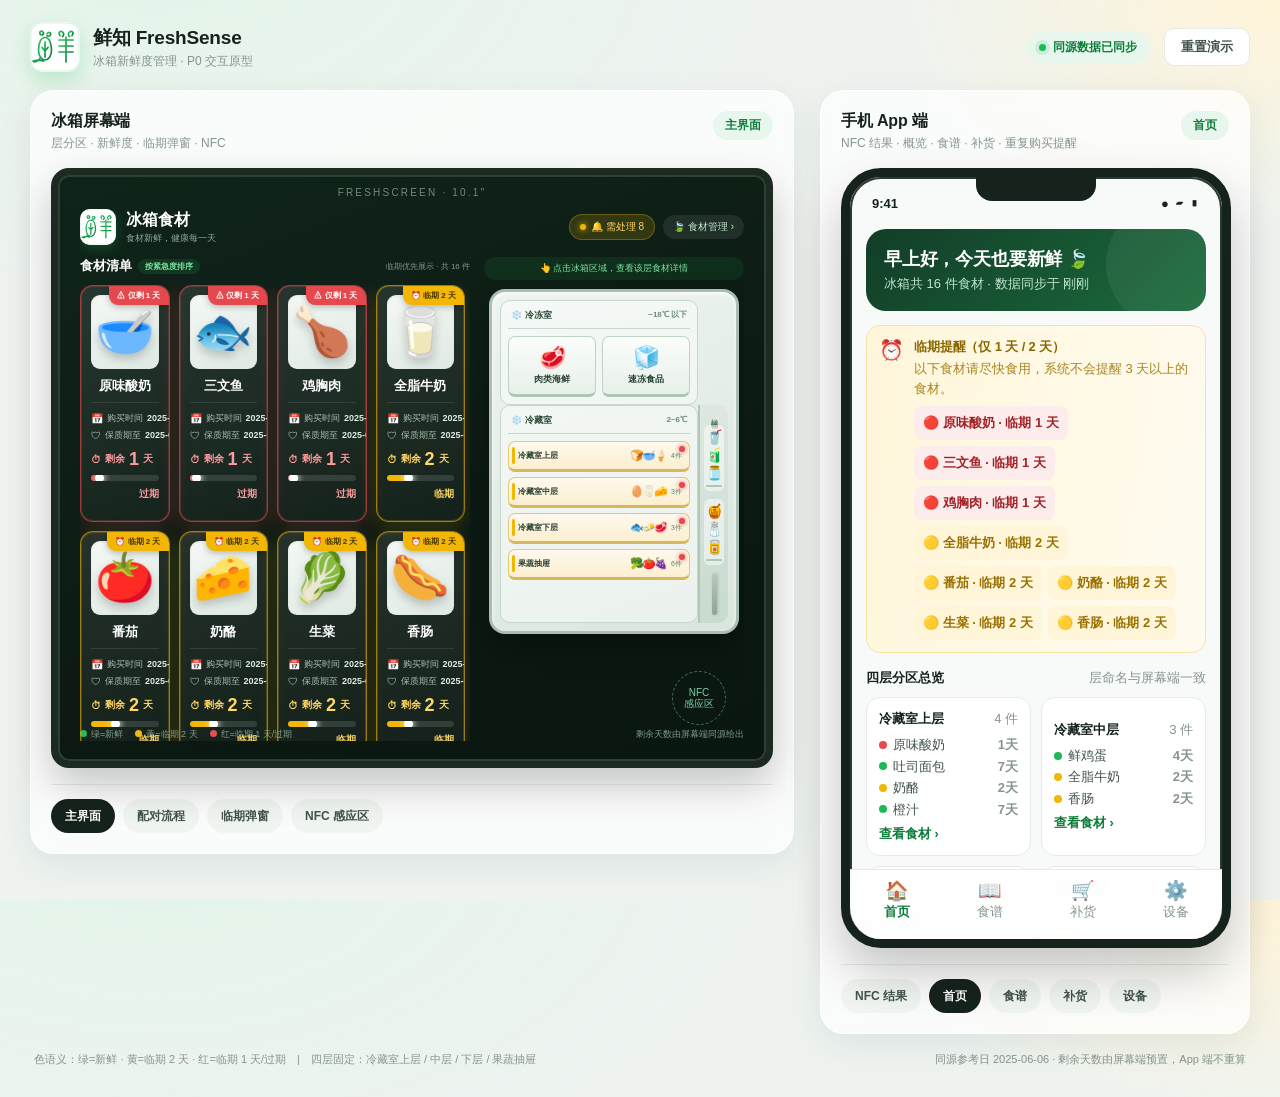
<file: fresh-app/index.html>
<!DOCTYPE html>
<html lang="zh-CN">
<head>
  <meta charset="UTF-8" />
  <meta name="viewport" content="width=device-width, initial-scale=1.0" />
  <title>鲜知 FreshSense · 双端交互原型</title>
  <link rel="stylesheet" href="./styles.css?v=17" />
</head>
<body>
  <div class="prototype-shell">
    <header class="proto-header">
      <div class="brand">
        <div class="brand-mark"><img src="./assets/logo.svg?v=5" alt="鲜知 logo" /></div>
        <div class="brand-text">
          <h1>鲜知 FreshSense</h1>
          <p>冰箱新鲜度管理 · P0 交互原型</p>
        </div>
      </div>
      <div class="header-tools">
        <span class="sync-pill"><span class="sync-dot"></span>同源数据已同步</span>
        <button class="btn btn-ghost" id="btn-reset">重置演示</button>
      </div>
    </header>

    <div class="workspace">
      <section class="device-panel" aria-label="冰箱屏幕端">
        <div class="panel-head">
          <div>
            <h2>冰箱屏幕端</h2>
            <p>层分区 · 新鲜度 · 临期弹窗 · NFC</p>
          </div>
          <span class="badge" id="screen-mode-badge">主界面</span>
        </div>
        <div class="screen-frame" id="screen-frame">
          <div class="screen-notch">FRESHSCREEN · 10.1"</div>
          <div id="screen-content" class="screen-content"><!-- JS renders --></div>
        </div>
        <div class="panel-foot">
          <button class="chip" data-screen-view="main">主界面</button>
          <button class="chip" data-screen-view="pairing">配对流程</button>
          <button class="chip" data-screen-view="expiry">临期弹窗</button>
          <button class="chip" data-screen-view="nfc">NFC 感应区</button>
        </div>
      </section>

      <section class="device-panel" aria-label="手机 App 端">
        <div class="panel-head">
          <div>
            <h2>手机 App 端</h2>
            <p>NFC 结果 · 概览 · 食谱 · 补货 · 重复购买提醒</p>
          </div>
          <span class="badge" id="app-page-badge">首页</span>
        </div>
        <div class="phone-frame">
          <div class="phone-notch"></div>
          <div class="phone-statusbar">
            <span>9:41</span><span class="status-icons">● ▰ ▮</span>
          </div>
          <div id="app-content" class="app-content"><!-- JS renders --></div>
          <div id="app-tabbar" class="app-tabbar"><!-- JS renders --></div>
        </div>
        <div class="panel-foot" id="app-quick-actions">
          <button class="chip" data-app-route="nfc">NFC 结果</button>
          <button class="chip" data-app-route="home">首页</button>
          <button class="chip" data-app-route="recipes">食谱</button>
          <button class="chip" data-app-route="restock">补货</button>
          <button class="chip" data-app-route="device">设备</button>
        </div>
      </section>
    </div>

    <footer class="proto-footer">
      <span>色语义：绿=新鲜 · 黄=临期 2 天 · 红=临期 1 天/过期　|　四层固定：冷藏室上层 / 中层 / 下层 / 果蔬抽屉</span>
      <span id="footer-time"></span>
    </footer>
  </div>

  <div id="modal-root"></div>
  <div id="toast-root" class="toast-root"></div>

  <script src="./data.js?v=17"></script>
  <script src="./app.js?v=17"></script>
</body>
</html>
</file>
<file: fresh-app/styles.css>
/* ============ 鲜知 FreshSense · 设计系统 ============ */
:root{
  --green:#1DB954; --green-soft:#E8F7EE; --green-deep:#0E7C3A;
  --yellow:#F2B705; --yellow-soft:#FFF6DA; --yellow-deep:#9A7100;
  --red:#E5484D; --red-soft:#FDECEC; --red-deep:#A32227;
  --ink:#16231C; --ink-2:#42544A; --muted:#85958C;
  --paper:#F4F7F5; --card:#FFFFFF; --line:#E4EBE7;
  --shadow:0 10px 34px rgba(22,55,36,.08);
  --radius:18px;
}
*{box-sizing:border-box;margin:0;padding:0;-webkit-tap-highlight-color:transparent}
html,body{height:100%}
body{
  font-family:-apple-system,BlinkMacSystemFont,"PingFang SC","Microsoft YaHei","Segoe UI",sans-serif;
  color:var(--ink); background:
    radial-gradient(1100px 600px at 12% -5%,#E4F5EA 0%,transparent 55%),
    radial-gradient(900px 500px at 100% 0%,#FFF4D9 0%,transparent 45%),
    #EEF3F0;
  min-height:100vh;
}
button{font-family:inherit;cursor:pointer;border:none;background:none;color:inherit}
h1,h2,h3,h4{font-weight:700;letter-spacing:-.01em}

/* ============ 外壳 ============ */
.prototype-shell{max-width:1500px;margin:0 auto;padding:22px 30px 30px;display:flex;flex-direction:column;min-height:100vh;gap:18px}
.proto-header{display:flex;justify-content:space-between;align-items:center;gap:20px}
.brand{display:flex;align-items:center;gap:13px}
.brand-mark{width:50px;height:50px;border-radius:13px;overflow:hidden;box-shadow:0 8px 20px rgba(29,185,84,.22);background:#fff;flex:none}
.brand-mark img{width:100%;height:100%;display:block;object-fit:contain}
.brand-text h1{font-size:19px}
.brand-text p{font-size:12px;color:var(--muted);margin-top:2px}
.header-tools{display:flex;align-items:center;gap:14px}
.sync-pill{font-size:12px;color:var(--green-deep);background:var(--green-soft);padding:7px 13px;border-radius:999px;display:flex;align-items:center;gap:7px;font-weight:600}
.sync-dot{width:7px;height:7px;border-radius:50%;background:var(--green);box-shadow:0 0 0 4px rgba(29,185,84,.14)}
.btn{padding:9px 16px;border-radius:10px;font-size:13px;font-weight:600;transition:.2s}
.btn-ghost{background:#fff;border:1px solid var(--line);color:var(--ink-2)}
.btn-ghost:hover{border-color:var(--green);color:var(--green-deep)}
.btn-primary{background:var(--green);color:#fff;box-shadow:0 6px 16px rgba(29,185,84,.25)}
.btn-primary:hover{background:#169c49}
.btn-block{width:100%;padding:13px;border-radius:12px;font-size:14px;font-weight:700}

.workspace{display:grid;grid-template-columns:1fr 430px;gap:26px;flex:1;align-items:start}
.device-panel{background:rgba(255,255,255,.72);backdrop-filter:blur(10px);border:1px solid rgba(255,255,255,.9);border-radius:24px;padding:20px;box-shadow:var(--shadow)}
.panel-head{display:flex;justify-content:space-between;align-items:flex-start;margin-bottom:16px}
.panel-head h2{font-size:16px}
.panel-head p{font-size:12px;color:var(--muted);margin-top:3px}
.badge{font-size:12px;font-weight:700;color:var(--green-deep);background:var(--green-soft);padding:6px 12px;border-radius:999px}
.panel-foot{display:flex;flex-wrap:wrap;gap:8px;margin-top:16px;padding-top:14px;border-top:1px solid var(--line)}
.chip{font-size:12px;font-weight:600;padding:7px 14px;border-radius:999px;background:#F1F5F2;color:var(--ink-2);transition:.2s}
.chip:hover{background:#E5EEE8}
.chip.active{background:var(--ink);color:#fff}
.proto-footer{display:flex;justify-content:space-between;gap:20px;font-size:11px;color:var(--muted);padding:0 4px}

/* ============ 冰箱屏幕端 ============ */
.screen-frame{
  position:relative;width:100%;min-height:600px;
  background:linear-gradient(160deg,#10241A,#0C1A13 60%,#0A1711);
  border-radius:18px;border:7px solid #1C2A22;box-shadow:inset 0 0 0 2px #2C4033,0 18px 40px rgba(0,0,0,.22);
  overflow:hidden;color:#EAF6EE;
}
.screen-notch{position:absolute;top:12px;left:50%;transform:translateX(-50%);font-size:10px;letter-spacing:.22em;color:#6E8C78;z-index:2}
.screen-content{position:absolute;inset:34px 22px 20px;overflow:hidden;display:flex;flex-direction:column}
.screen-content::-webkit-scrollbar{display:none}
/* 屏幕顶部标题栏 */
.screen-head{display:flex;justify-content:space-between;align-items:center;margin-bottom:12px}
.sh-left{display:flex;align-items:center;gap:10px}
.sh-logo{width:36px;height:36px;border-radius:10px;overflow:hidden;background:#fff;display:grid;place-items:center;box-shadow:0 4px 12px rgba(29,185,84,.25);flex:none}
.sh-logo img{width:100%;height:100%;display:block;object-fit:contain}
.sh-left h3{font-size:16px;color:#fff}
.sh-left p{font-size:9px;color:#8FAA98;margin-top:1px}
.sh-right{display:flex;align-items:center;gap:8px}
.sh-alert{font-size:10px;color:#FFD863;background:rgba(242,183,5,.16);border:1px solid rgba(242,183,5,.3);padding:5px 10px;border-radius:999px;white-space:nowrap}
.sh-alert::before{content:"";display:inline-block;width:6px;height:6px;border-radius:50%;background:var(--yellow);margin-right:5px;box-shadow:0 0 6px var(--yellow)}
.sh-manage{font-size:10px;color:#BFE6CC;background:rgba(255,255,255,.08);padding:5px 10px;border-radius:999px;white-space:nowrap}

/* 左右分栏：食材卡片 + 冰箱图例（整体不滚动，高度撑满屏幕） */
.screen-split{display:grid;grid-template-columns:1.35fr .9fr;gap:14px;align-items:stretch;flex:1;min-height:0}

/* 左侧：食材卡片区（每框一个食材）—— 仅此区域可上下滑动 */
.food-panel{min-width:0;display:flex;flex-direction:column;min-height:0}
.food-panel-head{display:flex;justify-content:space-between;align-items:center;margin-bottom:10px;flex:none}
.food-panel-head h4{font-size:13px;color:#fff;display:flex;align-items:center;gap:7px}
.fph-badge{font-size:8px;font-weight:600;color:#7BE3A3;background:rgba(29,185,84,.15);padding:2px 7px;border-radius:999px}
.fph-hint{font-size:8px;color:#7E9B88}
.food-grid{display:grid;grid-template-columns:repeat(4,minmax(0,1fr));grid-auto-rows:237px;gap:9px;flex:none;max-height:483px;overflow-y:scroll;align-content:start;padding-right:5px;scrollbar-width:thin;scrollbar-color:rgba(126,208,166,.7) rgba(255,255,255,.08)}
.food-grid::-webkit-scrollbar{width:8px}
.food-grid::-webkit-scrollbar-track{background:rgba(255,255,255,.08);border-radius:99px}
.food-grid::-webkit-scrollbar-thumb{background:rgba(126,208,166,.7);border-radius:99px;border:1px solid rgba(255,255,255,.1)}
.food-grid::-webkit-scrollbar-thumb:hover{background:rgba(126,208,166,.95)}
.food-card{position:relative;background:linear-gradient(160deg,rgba(255,255,255,.10),rgba(255,255,255,.035));border:1px solid rgba(255,255,255,.13);border-radius:13px;padding:9px 10px 11px;overflow:hidden;transition:.2s;min-width:0}
.food-card:hover{transform:translateY(-3px)}
.food-card.green{border-color:rgba(29,185,84,.5);box-shadow:inset 0 0 0 1px rgba(29,185,84,.16),0 6px 18px rgba(29,185,84,.12)}
.food-card.yellow{border-color:rgba(242,183,5,.6);box-shadow:inset 0 0 0 1px rgba(242,183,5,.22),0 6px 20px rgba(242,183,5,.16)}
.food-card.red{border-color:rgba(229,72,77,.65);box-shadow:inset 0 0 0 1px rgba(229,72,77,.26),0 6px 22px rgba(229,72,77,.2)}
.fc-badge{position:absolute;top:0;right:0;font-size:8px;font-weight:800;padding:4px 8px;border-bottom-left-radius:9px;box-shadow:0 2px 6px rgba(0,0,0,.25)}
.fc-badge.red{background:var(--red);color:#fff}
.fc-badge.yellow{background:var(--yellow);color:#4A3600}
.fc-photo{height:74px;border-radius:9px;background:linear-gradient(155deg,#F4F8F5,#DFEAE3);display:grid;place-items:center;margin-bottom:8px;box-shadow:inset 0 1px 3px rgba(0,0,0,.06)}
.fc-emoji{font-size:48px;line-height:1;filter:drop-shadow(0 5px 5px rgba(0,0,0,.2))}
.fc-name{font-size:13px;color:#fff;font-weight:800;text-align:center;margin-bottom:7px;white-space:nowrap}
.fc-sep{height:1px;background:rgba(255,255,255,.1);margin-bottom:7px}
.fc-meta{font-size:9px;color:#A9C0B1;display:flex;align-items:center;gap:4px;line-height:1.7;white-space:nowrap}
.fc-meta b{color:#DCEBE1;font-weight:600;margin-left:auto}
.fc-ico{font-size:10px;flex:none}
.fc-days{font-size:10px;margin-top:6px;font-weight:700;display:flex;align-items:center;gap:4px}
.fc-days b{font-size:18px;font-weight:800;line-height:1}
.fc-days.green{color:#7BE3A3}
.fc-days.yellow{color:#FFD863}
.fc-days.red{color:#FF9A9D}
.fc-bar{height:6px;border-radius:999px;background:rgba(255,255,255,.12);margin:7px 0 6px;overflow:hidden}
.fc-bar span{display:block;height:100%;border-radius:999px;box-shadow:0 0 8px currentColor;position:relative}
.fc-bar span::after{content:"";position:absolute;right:-1px;top:50%;transform:translateY(-50%);width:9px;height:9px;border-radius:50%;background:#fff;box-shadow:0 0 7px rgba(255,255,255,.8)}
.fc-status{font-size:10px;font-weight:800;text-align:right}
.fc-status.green{color:#7BE3A3}
.fc-status.yellow{color:#FFD863}
.fc-status.red{color:#FF9A9D}

/* 右侧：饱满的冰箱图例 */
.fridge-panel{display:flex;flex-direction:column;align-items:center;gap:9px;min-width:0;width:100%}
.fridge-tip{font-size:9px;color:#7BE3A3;background:rgba(29,185,84,.1);padding:5px 10px;border-radius:999px;text-align:center;width:100%}
.fridge{position:relative;width:100%;max-width:250px;display:grid;grid-template-columns:1fr 30px;background:linear-gradient(160deg,#EDF3EF,#D9E6DD);border:3px solid #A9BEB0;border-radius:16px;padding:8px;box-shadow:0 14px 30px rgba(0,0,0,.32),inset 0 2px 4px rgba(255,255,255,.9);color:#1C2C22}
.fridge-freezer,.fridge-fridge{background:rgba(255,255,255,.45);border:1px solid #C6D7CC;border-radius:10px;padding:7px}
.fridge-divider{height:6px}
.fr-fz-head,.fr-fr-head{display:flex;justify-content:space-between;font-size:9px;font-weight:800;color:#2C4A38;padding:1px 3px 6px;border-bottom:1px solid #C6D7CC}
.fr-fz-head span:last-child,.fr-fr-head span:last-child{font-size:8px;color:#6B8C77;font-weight:600}
.fr-fz-body{display:flex;gap:6px;padding-top:7px}
.fr-drawer{flex:1;display:flex;flex-direction:column;align-items:center;gap:2px;background:linear-gradient(180deg,#FBFDFB,#E7F0E9);border:1px solid #BFD3C4;border-bottom:3px solid #AFC5B6;border-radius:7px;padding:8px 3px;font-size:9px;font-weight:700;color:#2A4433;transition:.15s}
.fr-drawer span:first-child{font-size:22px}
.fr-drawer:hover{background:#fff;border-color:var(--green)}
.fr-fr-body{display:flex;flex-direction:column;gap:5px;padding-top:7px}
.fr-shelf{position:relative;display:flex;align-items:center;gap:5px;width:100%;background:linear-gradient(180deg,#FCFEFD,#EEF5F0);border:1px solid #C6D7CC;border-bottom:3px solid #AFC5B6;border-radius:7px;padding:7px 7px 7px 9px;text-align:left;transition:.15s;color:#243A2C}
.fr-shelf:hover{transform:translateX(2px);border-color:var(--green);background:#fff;box-shadow:0 3px 10px rgba(29,185,84,.22)}
.fr-shelf.has-warning{background:linear-gradient(180deg,#FFF9EE,#FBEFCF);border-color:#E8C873;border-bottom-color:#D9B75C}
.fr-shelf-bar{position:absolute;left:3px;top:5px;bottom:5px;width:3px;border-radius:2px;background:var(--green)}
.fr-shelf.has-warning .fr-shelf-bar{background:var(--yellow)}
.fr-shelf-label{font-size:8px;font-weight:800;flex:1;white-space:nowrap}
.fr-shelf-icons{font-size:11px;letter-spacing:-2px}
.fr-shelf-count{font-size:7px;color:#5C7E69}
.fr-dot{position:absolute;top:4px;right:4px;width:6px;height:6px;border-radius:50%;background:var(--red);box-shadow:0 0 5px var(--red)}
.fridge-door{background:linear-gradient(180deg,#DCE8E0,#C9DACF);border-radius:0 10px 10px 0;border-left:2px solid #B3C7B9;padding:8px 4px;display:flex;flex-direction:column;gap:8px;align-items:center}
.fr-door-label{font-size:7px;color:#4E6B59;writing-mode:vertical-rl;letter-spacing:1px}
.fr-door-rack{position:relative;width:100%;display:flex;flex-direction:column;align-items:center;gap:2px;padding:4px 0;background:rgba(255,255,255,.5);border-radius:6px}
.fr-door-rack span{font-size:14px}
.fr-rack-line{display:block;width:80%;height:2px;background:#AFC5B6;border-radius:2px;margin-top:2px}
.fr-door-handle{margin-top:auto;width:5px;height:42px;border-radius:3px;background:linear-gradient(180deg,#B8C9BE,#8FA396);box-shadow:1px 0 3px rgba(0,0,0,.15)}

/* 层详情弹窗 */
.layer-detail{max-width:400px}
.ld-head{display:flex;gap:11px;align-items:center;margin-bottom:14px}
.ld-icon{width:44px;height:44px;border-radius:12px;background:rgba(29,185,84,.14);display:grid;place-items:center;font-size:24px;flex:none}
.ld-title{flex:1}
.ld-title h4{font-size:16px;color:#fff}
.ld-title p{font-size:10px;color:#9EB8A7;margin-top:2px}
.ld-close{width:28px;height:28px;border-radius:8px;background:rgba(255,255,255,.08);color:#CFE3D5;font-size:14px;display:grid;place-items:center;flex:none}
.ld-close:hover{background:rgba(255,255,255,.16)}
.ld-list{display:flex;flex-direction:column;gap:8px;max-height:300px;overflow-y:auto;scrollbar-width:thin}
.ld-row{display:flex;align-items:center;gap:10px;background:rgba(255,255,255,.05);border:1px solid rgba(255,255,255,.07);border-left:3px solid transparent;border-radius:10px;padding:9px 10px}
.ld-row.green{border-left-color:var(--green)}
.ld-row.yellow{border-left-color:var(--yellow);background:rgba(242,183,5,.06)}
.ld-row.red{border-left-color:var(--red);background:rgba(229,72,77,.08)}
.ld-emoji{width:38px;height:38px;border-radius:9px;background:rgba(255,255,255,.08);display:grid;place-items:center;font-size:22px;flex:none}
.ld-info{flex:1;min-width:0}
.ld-name{font-size:12px;color:#fff;font-weight:700;display:flex;align-items:center;gap:6px}
.ld-meta{font-size:9px;color:#9EB8A7;margin:3px 0 6px}
.ld-bar{height:5px;border-radius:999px;background:rgba(255,255,255,.12);overflow:hidden}
.ld-bar span{display:block;height:100%;border-radius:999px}
.ld-days{text-align:center;line-height:1;min-width:30px}
.ld-days b{font-size:19px;font-weight:800;display:block}
.ld-days small{font-size:8px;opacity:.8}
.ld-days.green{color:#7BE3A3}
.ld-days.yellow{color:#FFD863}
.ld-days.red{color:#FF9A9D}
.ld-foot{font-size:9px;color:#6E8C78;text-align:center;margin-top:12px}
.nfc-zone{position:absolute;right:18px;bottom:16px;width:54px;height:54px;border-radius:50%;border:1.5px dashed rgba(126,208,166,.5);display:grid;place-items:center;color:#7ED0A6;font-size:10px;text-align:center;line-height:1.1;animation:pulse 2.6s infinite;z-index:2}
@keyframes pulse{0%,100%{box-shadow:0 0 0 0 rgba(126,208,166,.18)}50%{box-shadow:0 0 0 12px rgba(126,208,166,0)}}
.screen-legend{display:flex;gap:12px;font-size:9px;color:#7E9B88;margin-top:12px;align-items:center}
.screen-legend i{display:inline-block;width:7px;height:7px;border-radius:50%;margin-right:4px}

/* 屏幕弹窗 */
.screen-modal{position:absolute;inset:0;background:rgba(6,16,11,.72);display:grid;place-items:center;z-index:5;padding:20px;backdrop-filter:blur(3px)}
.screen-modal-card{width:100%;max-width:360px;background:linear-gradient(160deg,#1B3325,#13261B);border:1px solid rgba(255,255,255,.1);border-radius:18px;padding:20px;color:#EAF6EE;box-shadow:0 20px 50px rgba(0,0,0,.4)}
.screen-modal-top{display:flex;gap:12px;align-items:center;margin-bottom:14px}
.screen-modal-icon{width:44px;height:44px;border-radius:12px;background:rgba(242,183,5,.16);display:grid;place-items:center;font-size:22px}
.screen-modal-top h4{font-size:15px}
.screen-modal-top p{font-size:10px;color:#9EB8A7;margin-top:2px}
.expiry-list{display:flex;flex-direction:column;gap:8px;margin-bottom:16px}
.expiry-row{display:flex;align-items:center;gap:9px;background:rgba(255,255,255,.05);padding:9px 11px;border-radius:10px}
.expiry-row .pill{font-size:9px;font-weight:700;padding:3px 8px;border-radius:6px;margin-left:auto}
.pill.y1{background:rgba(229,72,77,.2);color:#FF9A9D}
.pill.y2{background:rgba(242,183,5,.2);color:#FFD863}
.screen-modal-actions{display:flex;gap:8px}
.screen-modal-actions button{flex:1;padding:10px;border-radius:10px;font-size:11px;font-weight:700}
.sm-primary{background:var(--green);color:#fff}
.sm-ghost{background:rgba(255,255,255,.08);color:#CFE3D5}

/* 配对流程 */
.pair-wrap{height:100%;flex:1;display:flex;flex-direction:column}
.pair-progress{display:flex;gap:6px;margin-bottom:16px}
.pair-progress span{flex:1;height:3px;border-radius:3px;background:rgba(255,255,255,.12)}
.pair-progress span.on{background:var(--green)}
.pair-body{flex:1;display:flex;flex-direction:column;align-items:center;justify-content:center;text-align:center;gap:12px}
.pair-icon{width:76px;height:76px;border-radius:22px;background:rgba(29,185,84,.14);display:grid;place-items:center;font-size:38px}
.pair-body h3{font-size:18px;color:#fff}
.pair-body p{font-size:11px;color:#9EB8A7;max-width:280px;line-height:1.6}
.qr-box{width:118px;height:118px;background:#fff;border-radius:12px;padding:9px;display:grid;place-items:center}
.qr-box svg{width:100%;height:100%}
.pair-foot{text-align:center;font-size:10px;color:#6E8C78;margin-top:10px}

/* ============ 手机 App ============ */
.phone-frame{
  position:relative;width:390px;height:780px;margin:0 auto;
  background:#F7FAF8;border:9px solid #16231C;border-radius:40px;
  box-shadow:0 24px 50px rgba(0,0,0,.22),inset 0 0 0 2px #2B3A31;
  overflow:hidden;display:flex;flex-direction:column;
}
.phone-notch{position:absolute;top:0;left:50%;transform:translateX(-50%);width:120px;height:24px;background:#16231C;border-radius:0 0 16px 16px;z-index:10}
.phone-statusbar{height:38px;flex:none;display:flex;justify-content:space-between;align-items:flex-end;padding:0 22px 4px;font-size:11px;font-weight:700;color:var(--ink)}
.status-icons{letter-spacing:2px;font-size:9px}
.app-content{flex:1;overflow-y:auto;scrollbar-width:none;padding:14px 16px 90px}
.app-content::-webkit-scrollbar{display:none}
.app-tabbar{position:absolute;bottom:0;left:0;right:0;height:70px;background:rgba(255,255,255,.96);backdrop-filter:blur(10px);border-top:1px solid var(--line);display:flex;justify-content:space-around;align-items:center;padding-bottom:8px;z-index:8}
.tab{display:flex;flex-direction:column;align-items:center;gap:3px;font-size:10px;color:var(--muted);min-width:52px}
.tab .tab-ico{font-size:19px;line-height:1}
.tab.active{color:var(--green-deep);font-weight:700}

/* App 通用 */
.app-hero{background:linear-gradient(135deg,#123D28,#1B6B3C);color:#fff;border-radius:20px;padding:18px;margin-bottom:14px;position:relative;overflow:hidden}
.app-hero::after{content:"";position:absolute;right:-30px;top:-30px;width:130px;height:130px;border-radius:50%;background:rgba(255,255,255,.06)}
.app-hero h2{font-size:18px;position:relative}
.app-hero p{font-size:11px;color:#BFE6CC;margin-top:4px;position:relative}
.sec-title{font-size:13px;font-weight:700;margin:16px 0 10px;display:flex;align-items:center;justify-content:space-between}
.sec-title .more{font-size:11px;color:var(--muted);font-weight:500}
.card{background:var(--card);border-radius:16px;padding:14px;box-shadow:0 3px 14px rgba(20,50,30,.05);border:1px solid var(--line)}
.row{display:flex;align-items:center;gap:10px}
.grow{flex:1;min-width:0}
.muted{color:var(--muted);font-size:11px}
.pill-tag{font-size:9px;font-weight:700;padding:3px 8px;border-radius:6px;white-space:nowrap}
.pill-tag.green{background:var(--green-soft);color:var(--green-deep)}
.pill-tag.yellow{background:var(--yellow-soft);color:var(--yellow-deep)}
.pill-tag.red{background:var(--red-soft);color:var(--red-deep)}
.pill-tag.gray{background:#EEF2EF;color:var(--ink-2)}

/* 概览四层 */
.layer-summary{display:grid;grid-template-columns:1fr 1fr;gap:10px}
.layer-mini{background:#fff;border:1px solid var(--line);border-radius:14px;padding:12px;text-align:left;width:100%;transition:.18s;display:block}
.layer-mini:hover{border-color:var(--green);box-shadow:0 5px 16px rgba(29,185,84,.14);transform:translateY(-2px)}
.layer-mini .lm-top{display:flex;justify-content:space-between;align-items:center;margin-bottom:8px}
.layer-mini .lm-name{font-size:11px;font-weight:700}
.layer-mini .lm-count{font-size:9px;color:var(--muted)}
.layer-mini .lm-open{display:block;margin-top:7px;font-size:9px;color:var(--green-deep);font-weight:700}
.lm-tags{display:flex;flex-direction:column;gap:4px;margin-top:6px}
.lm-tag{display:flex;align-items:center;gap:6px;font-size:13px;line-height:1.35;color:var(--ink-2)}
.lm-tag i{width:8px;height:8px;border-radius:50%;flex:none;background:var(--green)}
.lm-tag.yellow i{background:var(--yellow)}
.lm-tag.red i{background:var(--red)}
.lm-tag span{flex:1;min-width:0;overflow:hidden;text-overflow:ellipsis;white-space:nowrap}
.lm-tag b{font-size:13px;font-weight:700;color:var(--muted);flex:none}
.lm-tag.none{color:var(--muted)}
.al-close{width:26px;height:26px;border-radius:8px;background:#F0F4F1;color:var(--ink-2);font-size:13px;display:grid;place-items:center;flex:none}
.al-close:hover{background:#E4EBE6}
.app-layer-modal{max-height:86vh;display:flex;flex-direction:column;padding:20px}
.al-list{display:flex;flex-direction:column;gap:8px;overflow-y:auto;scrollbar-width:thin;margin-bottom:4px}
.al-row{display:flex;align-items:center;gap:10px;background:var(--paper);border:1px solid var(--line);border-left:3px solid transparent;border-radius:11px;padding:9px 10px}
.al-row.green{border-left-color:var(--green)}
.al-row.yellow{border-left-color:var(--yellow);background:var(--yellow-soft)}
.al-row.red{border-left-color:var(--red);background:var(--red-soft)}
.al-emoji{width:36px;height:36px;border-radius:9px;background:#fff;display:grid;place-items:center;font-size:20px;flex:none}
.al-info{flex:1;min-width:0}
.al-name{font-size:12px;font-weight:700;display:flex;align-items:center;gap:6px;flex-wrap:wrap}
.al-meta{font-size:9px;color:var(--muted);margin:3px 0 6px}
.al-bar{height:5px;border-radius:999px;background:rgba(0,0,0,.07);overflow:hidden}
.al-bar span{display:block;height:100%;border-radius:999px}
.al-days{text-align:center;line-height:1;min-width:28px}
.al-days b{font-size:17px;font-weight:800;display:block}
.al-days small{font-size:8px;opacity:.75}
.al-days.green{color:var(--green-deep)}
.al-days.yellow{color:var(--yellow-deep)}
.al-days.red{color:var(--red-deep)}
.al-foot{font-size:9px;color:var(--muted);text-align:center;margin-top:10px}
.alert-banner{display:flex;gap:10px;align-items:flex-start;background:linear-gradient(100deg,#FFF6DA,#FFFBF0);border:1px solid #F6E3A6;border-radius:14px;padding:12px;margin-bottom:12px}
.alert-banner .ab-ico{font-size:20px}
.alert-banner h4{font-size:12px;color:#8A6600}
.alert-banner p{font-size:10px;color:#A9851F;margin-top:3px;line-height:1.5}
.expire-chips{display:flex;gap:6px;margin-top:8px;flex-wrap:wrap}
.expire-chip{font-size:10px;padding:4px 9px;border-radius:8px;font-weight:700}
.expire-chip.y1{background:var(--red-soft);color:var(--red-deep)}
.expire-chip.y2{background:var(--yellow-soft);color:var(--yellow-deep)}

/* NFC 结果页 */
.nfc-hero{text-align:center;padding:8px 0 16px}
.nfc-success{width:62px;height:62px;border-radius:50%;background:var(--green-soft);color:var(--green-deep);display:grid;place-items:center;font-size:30px;margin:0 auto 10px}
.nfc-hero h2{font-size:18px}
.nfc-hero p{font-size:11px;color:var(--muted);margin-top:4px}
.result-card{background:#fff;border:1px solid var(--line);border-radius:16px;overflow:hidden;margin-bottom:12px}
.result-card-head{padding:12px 14px;display:flex;align-items:center;gap:9px;border-bottom:1px solid var(--line)}
.result-card-head .rc-icon{width:34px;height:34px;border-radius:10px;display:grid;place-items:center;font-size:17px;background:var(--green-soft)}
.result-card-head h4{font-size:13px}
.result-card-head p{font-size:10px;color:var(--muted);margin-top:1px}
.result-card-body{padding:12px 14px}
.mini-line{display:flex;align-items:center;gap:8px;padding:6px 0;font-size:11px}
.mini-line .ml-dot{width:7px;height:7px;border-radius:50%}
.mini-line .ml-name{flex:1}
.mini-line .ml-days{font-size:10px;font-weight:700}

/* 食谱 */
/* AI 智能配菜入口 */
.ai-entry{background:linear-gradient(120deg,#123D28,#196B43 60%,#0E7C3A);color:#fff;border-radius:18px;padding:15px;margin-bottom:14px;position:relative;overflow:hidden;cursor:pointer;box-shadow:0 10px 26px rgba(14,124,58,.28);transition:.2s}
.ai-entry:hover{transform:translateY(-2px);box-shadow:0 14px 32px rgba(14,124,58,.36)}
.ai-entry::after{content:"";position:absolute;right:-26px;top:-26px;width:110px;height:110px;border:16px solid rgba(255,255,255,.06);border-radius:50%}
.ai-entry-top{display:flex;align-items:center;gap:11px;position:relative}
.ai-orb{width:40px;height:40px;border-radius:12px;background:linear-gradient(145deg,#B9F5D0,#6EE7A0);color:#0E7C3A;font-size:23px;display:grid;place-items:center;flex:none;box-shadow:0 4px 14px rgba(110,231,160,.4)}
.ai-entry-top h4{font-size:14px}
.ai-entry-top p{font-size:10px;color:#C7EED6;margin-top:2px}
.ai-arrow{margin-left:auto;font-size:22px;color:#C7EED6}
.ai-entry-chips{display:flex;gap:6px;margin-top:11px;position:relative;flex-wrap:wrap}
.ai-entry-chips span{font-size:9px;color:#DFF5E7;background:rgba(255,255,255,.13);padding:4px 9px;border-radius:999px}
/* AI 弹窗 */
.ai-modal{max-width:400px}
.ai-modal-head{display:flex;gap:11px;align-items:center;margin-bottom:16px}
.ai-modal-head h3{font-size:16px}
.ai-modal-head p{font-size:11px;color:var(--muted);margin-top:2px}
.ai-input-row{display:flex;gap:8px;margin-bottom:10px}
.ai-input{flex:1;min-width:0;border:1px solid var(--line);border-radius:11px;padding:11px 12px;font-size:13px;outline:none;background:var(--paper)}
.ai-input:focus{border-color:var(--green);background:#fff}
.ai-chips{display:flex;gap:7px;flex-wrap:wrap;margin-bottom:12px}
.ai-chip{font-size:11px;padding:7px 11px;border-radius:999px;background:var(--green-soft);color:var(--green-deep);font-weight:600}
.ai-chip:hover{background:#D5F0DF}
.ai-footnote{font-size:9px;color:var(--muted);line-height:1.5;text-align:center}
.ai-dish{display:flex;gap:12px;align-items:center;background:linear-gradient(120deg,#E8F7EE,#F4FBF6);border-radius:13px;padding:11px 13px;margin-bottom:12px}
.ai-dish-emoji{font-size:32px}
.ai-dish h4{font-size:15px;color:var(--green-deep)}
.ai-dish p{font-size:10px;color:var(--muted);margin-top:2px}
.ai-tip{background:var(--yellow-soft);border:1px solid #F6E3A6;color:var(--yellow-deep);border-radius:10px;padding:9px 11px;font-size:11px;margin-bottom:12px;line-height:1.5}
.ai-sec{margin-bottom:12px}
.ai-sec h5{font-size:11px;color:var(--ink-2);margin-bottom:7px}
.ai-chips-static{display:flex;gap:6px;flex-wrap:wrap}
.ai-have-chip{font-size:10px;font-weight:600;padding:5px 9px;border-radius:8px}
.ai-have-chip.green{background:var(--green-soft);color:var(--green-deep)}
.ai-have-chip.yellow{background:var(--yellow-soft);color:var(--yellow-deep)}
.ai-have-chip.red{background:var(--red-soft);color:var(--red-deep)}
.ai-need-chip{font-size:10px;font-weight:600;padding:5px 9px;border-radius:8px;background:#F1F3F2;color:var(--ink-2)}
.ai-none{font-size:11px;color:var(--muted)}
.ai-summary{font-size:11px;color:var(--green-deep);font-weight:700;background:var(--green-soft);border-radius:10px;padding:9px 11px;text-align:center;margin-bottom:12px}
.ai-actions{display:flex;gap:8px}
/* 下单成功弹窗 */
.checkout-modal{max-width:400px}
.ck-head{display:flex;gap:12px;align-items:center;margin-bottom:16px}
.ck-ok{width:46px;height:46px;border-radius:50%;background:var(--green-soft);color:var(--green-deep);display:grid;place-items:center;font-size:26px;font-weight:800;flex:none}
.ck-head h3{font-size:17px}
.ck-head p{font-size:11px;color:var(--muted);margin-top:2px}
.ck-list{display:flex;flex-direction:column;gap:8px;max-height:55vh;overflow-y:auto;scrollbar-width:thin;margin-bottom:12px}
.ck-row{display:flex;align-items:center;gap:10px;background:var(--paper);border:1px solid var(--line);border-radius:11px;padding:9px 11px}
.ck-emoji{width:36px;height:36px;border-radius:9px;background:#fff;display:grid;place-items:center;font-size:20px;flex:none}
.ck-name{font-size:12px;font-weight:700;display:flex;align-items:center;gap:6px}
.ck-meta{font-size:9px;color:var(--muted);margin-top:3px}
.ck-days{font-size:11px;color:var(--green-deep);font-weight:800;white-space:nowrap}
.ck-tip{font-size:10px;color:var(--green-deep);background:var(--green-soft);border-radius:10px;padding:9px 11px;line-height:1.5;margin-bottom:12px}
.ck-tip-done{border:1px solid rgba(29,185,84,.22);background:rgba(29,185,84,.08)}
.ck-actions{display:flex;gap:8px}
.recipe-banner{height:120px;border-radius:16px;display:flex;align-items:flex-end;padding:14px;color:#fff;position:relative;overflow:hidden;margin-bottom:12px}
.recipe-banner .rb-emoji{position:absolute;right:14px;top:10px;font-size:64px;opacity:.85}
.recipe-banner h2{font-size:20px;position:relative;text-shadow:0 2px 8px rgba(0,0,0,.2)}
.recipe-banner p{font-size:11px;opacity:.9;margin-top:3px;position:relative}
.ing-item{display:flex;align-items:center;gap:9px;padding:9px 0;border-bottom:1px solid var(--line)}
.ing-item:last-child{border:none}
.ing-check{width:20px;height:20px;border-radius:6px;display:grid;place-items:center;font-size:11px;font-weight:700;flex:none}
.ing-check.have{background:var(--green-soft);color:var(--green-deep)}
.ing-check.miss{background:#F1F3F2;color:var(--muted)}
.ing-name{flex:1;font-size:12px}
.ing-flag{font-size:9px;font-weight:700;padding:3px 7px;border-radius:6px}
.ing-flag.have{background:var(--green-soft);color:var(--green-deep)}
.ing-flag.miss{background:var(--red-soft);color:var(--red-deep)}
.expiring-tip{background:var(--yellow-soft);border:1px solid #F6E3A6;border-radius:12px;padding:10px 12px;font-size:11px;color:var(--yellow-deep);margin:12px 0;display:flex;gap:8px;align-items:center}
.step-item{display:flex;gap:10px;margin-bottom:10px;font-size:11px;line-height:1.6;color:var(--ink-2)}
.step-num{width:20px;height:20px;border-radius:50%;background:var(--ink);color:#fff;display:grid;place-items:center;font-size:10px;flex:none}

/* 补货清单 */
.restock-item{display:flex;align-items:center;gap:10px;background:#fff;border:1px solid var(--line);border-radius:13px;padding:11px;margin-bottom:9px;transition:.2s}
.restock-item.checked{border-color:var(--green);background:#FBFFFC}
.restock-item.skipped{opacity:.55}
.r-check{width:21px;height:21px;border-radius:6px;border:1.5px solid #C6D2CB;display:grid;place-items:center;flex:none;font-size:11px;font-weight:700}
.r-check.on{background:var(--green);border-color:var(--green);color:#fff}
.r-emoji{font-size:20px}
.r-name{font-size:12px;font-weight:600}
.r-meta{font-size:10px;color:var(--muted);margin-top:2px}
.r-status{font-size:9px;font-weight:700;padding:3px 7px;border-radius:6px;white-space:nowrap}
.r-status.done{background:var(--green-soft);color:var(--green-deep)}
.r-status.skip{background:#EEF2EF;color:var(--muted)}
.source-tag{font-size:9px;padding:2px 6px;border-radius:5px;background:#F0F4F1;color:var(--ink-2)}
.cart-bar{position:sticky;bottom:0;background:rgba(247,250,248,.96);backdrop-filter:blur(8px);padding:10px 0 4px;margin-top:8px}
.summary-line{display:flex;justify-content:space-between;font-size:11px;color:var(--ink-2);margin-bottom:8px}

/* 商品 / 购物车 */
.product-hero{height:150px;border-radius:18px;background:linear-gradient(135deg,#E8F7EE,#D3F0DE);display:grid;place-items:center;font-size:74px;margin-bottom:12px}
.product-title{font-size:16px;font-weight:700}
.price{font-size:20px;color:var(--red);font-weight:800;margin:6px 0 12px}
.dup-banner{display:flex;gap:9px;align-items:flex-start;background:var(--green-soft);border:1px solid #BFE8CE;border-radius:12px;padding:11px;margin-bottom:12px}
.dup-banner .db-ico{font-size:18px}
.dup-banner h4{font-size:11px;color:var(--green-deep)}
.dup-banner p{font-size:10px;color:#3C7A55;margin-top:3px;line-height:1.5}
.cart-top-alert{background:var(--green-soft);border-radius:12px;padding:11px 12px;margin-bottom:12px;font-size:11px;color:var(--green-deep)}
.cart-row{display:flex;align-items:center;gap:10px;background:#fff;border:1px solid var(--line);border-radius:12px;padding:10px;margin-bottom:9px}
.cart-row .cr-emoji{font-size:22px}
.cart-row .cr-name{font-size:12px;font-weight:600}
.cart-inline{font-size:9px;color:var(--green-deep);background:var(--green-soft);padding:3px 7px;border-radius:6px;margin-top:3px;display:inline-block}
.qty-ctrl{display:flex;align-items:center;gap:8px}
.qty-ctrl button{width:22px;height:22px;border-radius:7px;background:#F0F4F1;font-weight:700;font-size:12px}

/* 设备 */
.device-card{background:linear-gradient(135deg,#123D28,#1B6B3C);color:#fff;border-radius:18px;padding:16px;margin-bottom:12px;position:relative;overflow:hidden}
.device-card::after{content:"";position:absolute;right:-20px;bottom:-30px;width:120px;height:120px;border:20px solid rgba(255,255,255,.05);border-radius:50%}
.device-card h3{font-size:16px}
.device-card p{font-size:10px;color:#BFE6CC;margin-top:3px}
.device-status{display:flex;gap:8px;margin-top:14px;position:relative}
.ds-item{background:rgba(255,255,255,.12);border-radius:10px;padding:8px 10px;font-size:10px}
.ds-item b{display:block;font-size:14px;margin-top:2px}
.setting-row{display:flex;align-items:center;gap:10px;background:#fff;border:1px solid var(--line);border-radius:13px;padding:12px;margin-bottom:9px}
.setting-row .sr-ico{width:32px;height:32px;border-radius:9px;background:#F0F4F1;display:grid;place-items:center;font-size:15px}
.setting-row .sr-title{font-size:12px;font-weight:600}
.setting-row .sr-sub{font-size:10px;color:var(--muted);margin-top:2px}
.switch{margin-left:auto;width:40px;height:23px;border-radius:999px;background:#D3DDD6;position:relative;transition:.2s;flex:none}
.switch::after{content:"";position:absolute;top:3px;left:3px;width:17px;height:17px;border-radius:50%;background:#fff;transition:.2s;box-shadow:0 1px 3px rgba(0,0,0,.2)}
.switch.on{background:var(--green)}
.switch.on::after{transform:translateX(17px)}
.mini-btn{font-size:10px;font-weight:700;color:var(--green-deep);background:var(--green-soft);padding:6px 10px;border-radius:8px;margin-left:auto}

/* ============ 弹窗 / Toast ============ */
.modal-overlay{position:fixed;inset:0;background:rgba(10,26,17,.55);backdrop-filter:blur(4px);z-index:50;display:grid;place-items:center;padding:20px;animation:fade .18s ease}
@keyframes fade{from{opacity:0}to{opacity:1}}
.modal-card{width:100%;max-width:390px;background:#fff;border-radius:22px;padding:22px;box-shadow:0 30px 70px rgba(0,0,0,.3);animation:rise .22s ease}
@keyframes rise{from{transform:translateY(14px);opacity:.6}to{transform:none;opacity:1}}
.modal-head{display:flex;gap:12px;align-items:flex-start;margin-bottom:16px}
.modal-icon{width:46px;height:46px;border-radius:14px;background:var(--green-soft);display:grid;place-items:center;font-size:24px;flex:none}
.modal-head h3{font-size:16px}
.modal-head p{font-size:11px;color:var(--muted);margin-top:2px}
.dup-detail{background:var(--paper);border-radius:14px;padding:13px;margin-bottom:16px;font-size:12px;line-height:1.7;color:var(--ink-2)}
.dup-detail b{color:var(--ink)}
.dup-detail .dd-row{display:flex;justify-content:space-between;padding:2px 0}
.modal-actions{display:flex;gap:9px}
.modal-actions button{flex:1;padding:12px;border-radius:12px;font-size:13px;font-weight:700}
.toast-root{position:fixed;top:22px;left:50%;transform:translateX(-50%);z-index:80;display:flex;flex-direction:column;gap:8px;align-items:center}
.toast{background:var(--ink);color:#fff;font-size:12px;padding:10px 18px;border-radius:999px;box-shadow:0 10px 26px rgba(0,0,0,.25);animation:rise .2s ease}

/* 响应式 */
@media(max-width:1100px){
  .workspace{grid-template-columns:1fr}
  .device-panel:last-child{order:-1}
  .proto-footer{flex-direction:column;gap:5px}
}

/* ============ 手机 App 触屏可读性：正文字号统一 ≥13px ============ */
.phone-statusbar,.status-icons,.tab,
.app-hero p,.sec-title .more,.muted,.pill-tag,
.layer-mini .lm-name,.layer-mini .lm-count,.layer-mini .lm-open,
.al-name,.al-meta,.al-days small,.al-foot,
.alert-banner h4,.alert-banner p,.expire-chip,
.nfc-hero p,.result-card-head p,.mini-line,.mini-line .ml-days,
.ai-entry-top p,.ai-entry-chips span,.ai-modal-head p,.ai-chip,.ai-footnote,
.ai-dish p,.ai-tip,.ai-sec h5,.ai-have-chip,.ai-need-chip,.ai-none,.ai-summary,
.ck-head p,.ck-name,.ck-meta,.ck-days,.ck-tip,
.recipe-banner p,.ing-check,.ing-name,.ing-flag,.expiring-tip,.step-item,.step-num,
.r-check,.r-name,.r-meta,.r-status,.source-tag,.summary-line,
.dup-banner h4,.dup-banner p,.cart-top-alert,.cart-row .cr-name,.cart-inline,.qty-ctrl button,
.device-card p,.ds-item,.setting-row .sr-title,.setting-row .sr-sub,.mini-btn,
.modal-head p,.dup-detail,.toast{font-size:13px}

/* 触屏点击热区：返回 / 次要操作不再依赖精准点中小字 */
[data-go].muted,[data-go].mini-btn,.ai-chip,.chip,.expire-chip{min-height:34px;display:inline-flex;align-items:center}
.tab{min-height:44px;justify-content:center}
.r-check{width:28px;height:28px}
.qty-ctrl button{width:30px;height:30px}
.al-close{width:32px;height:32px}
</file>
